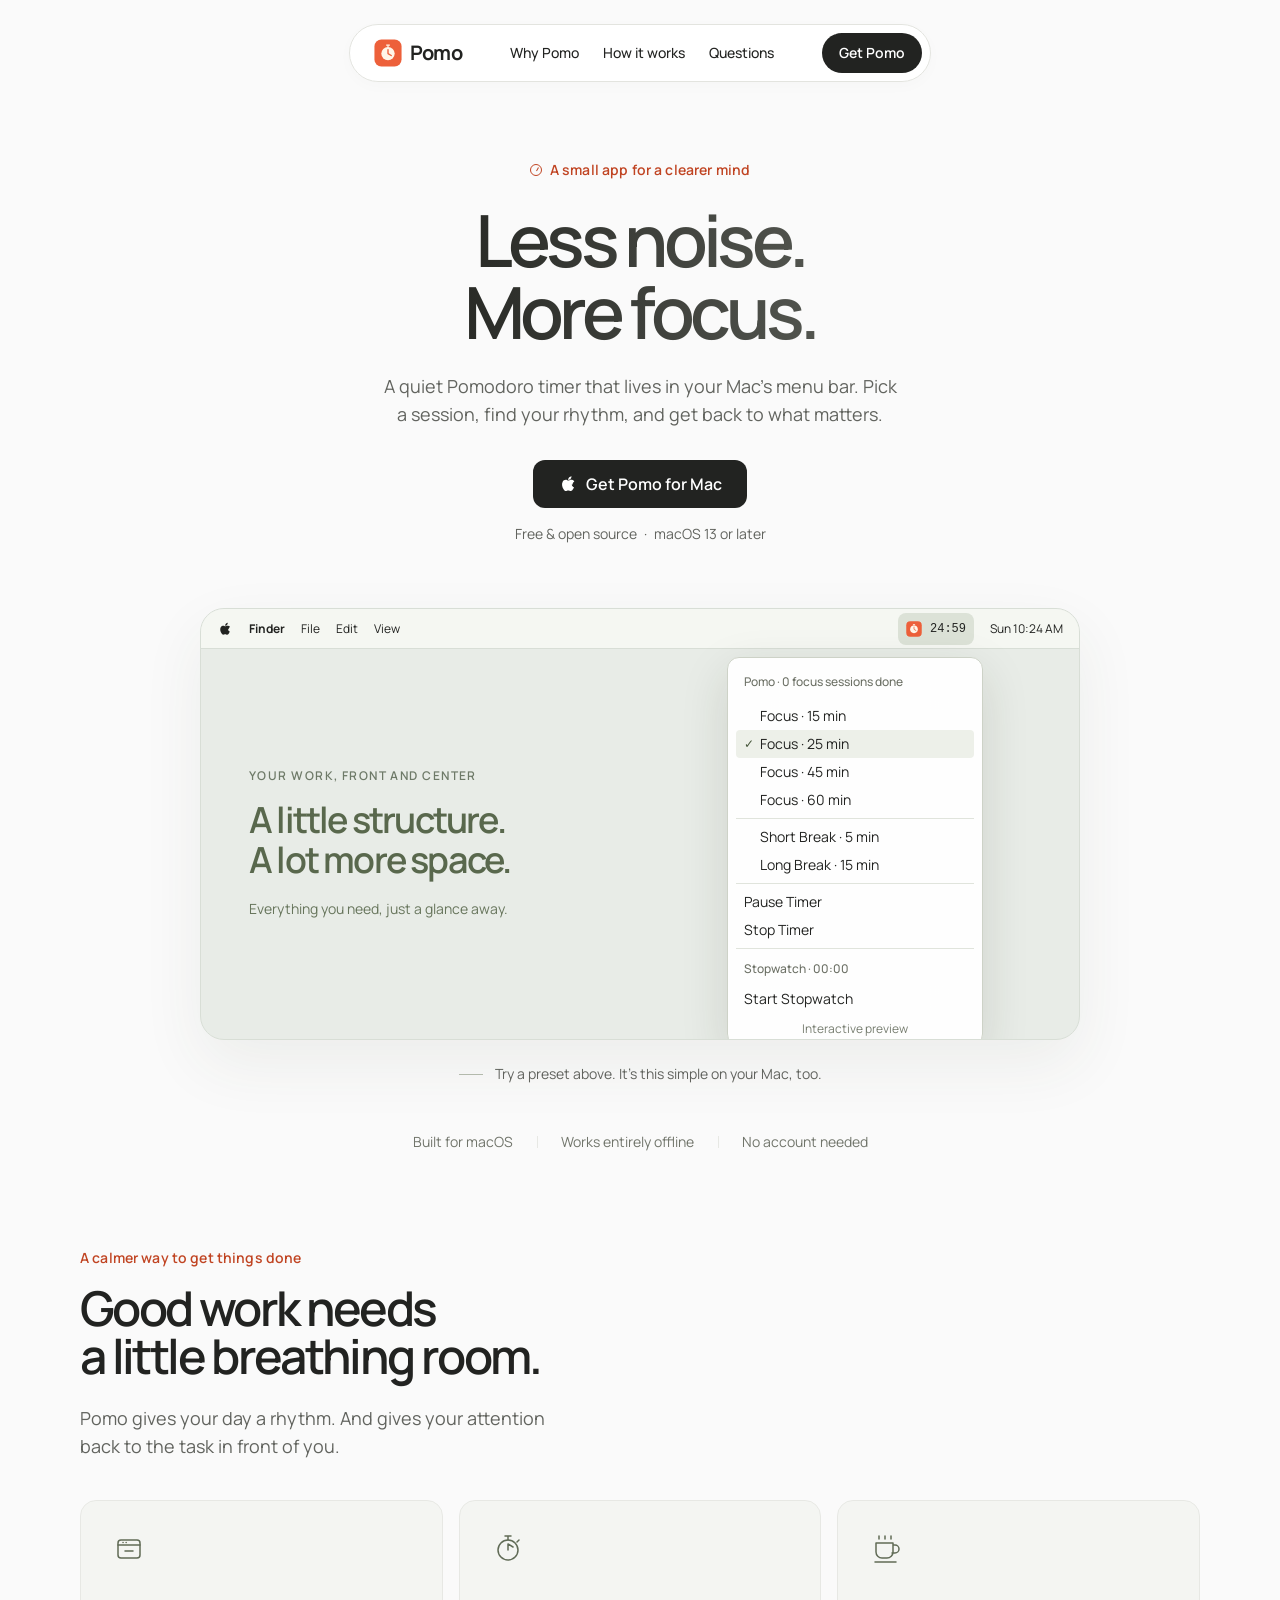
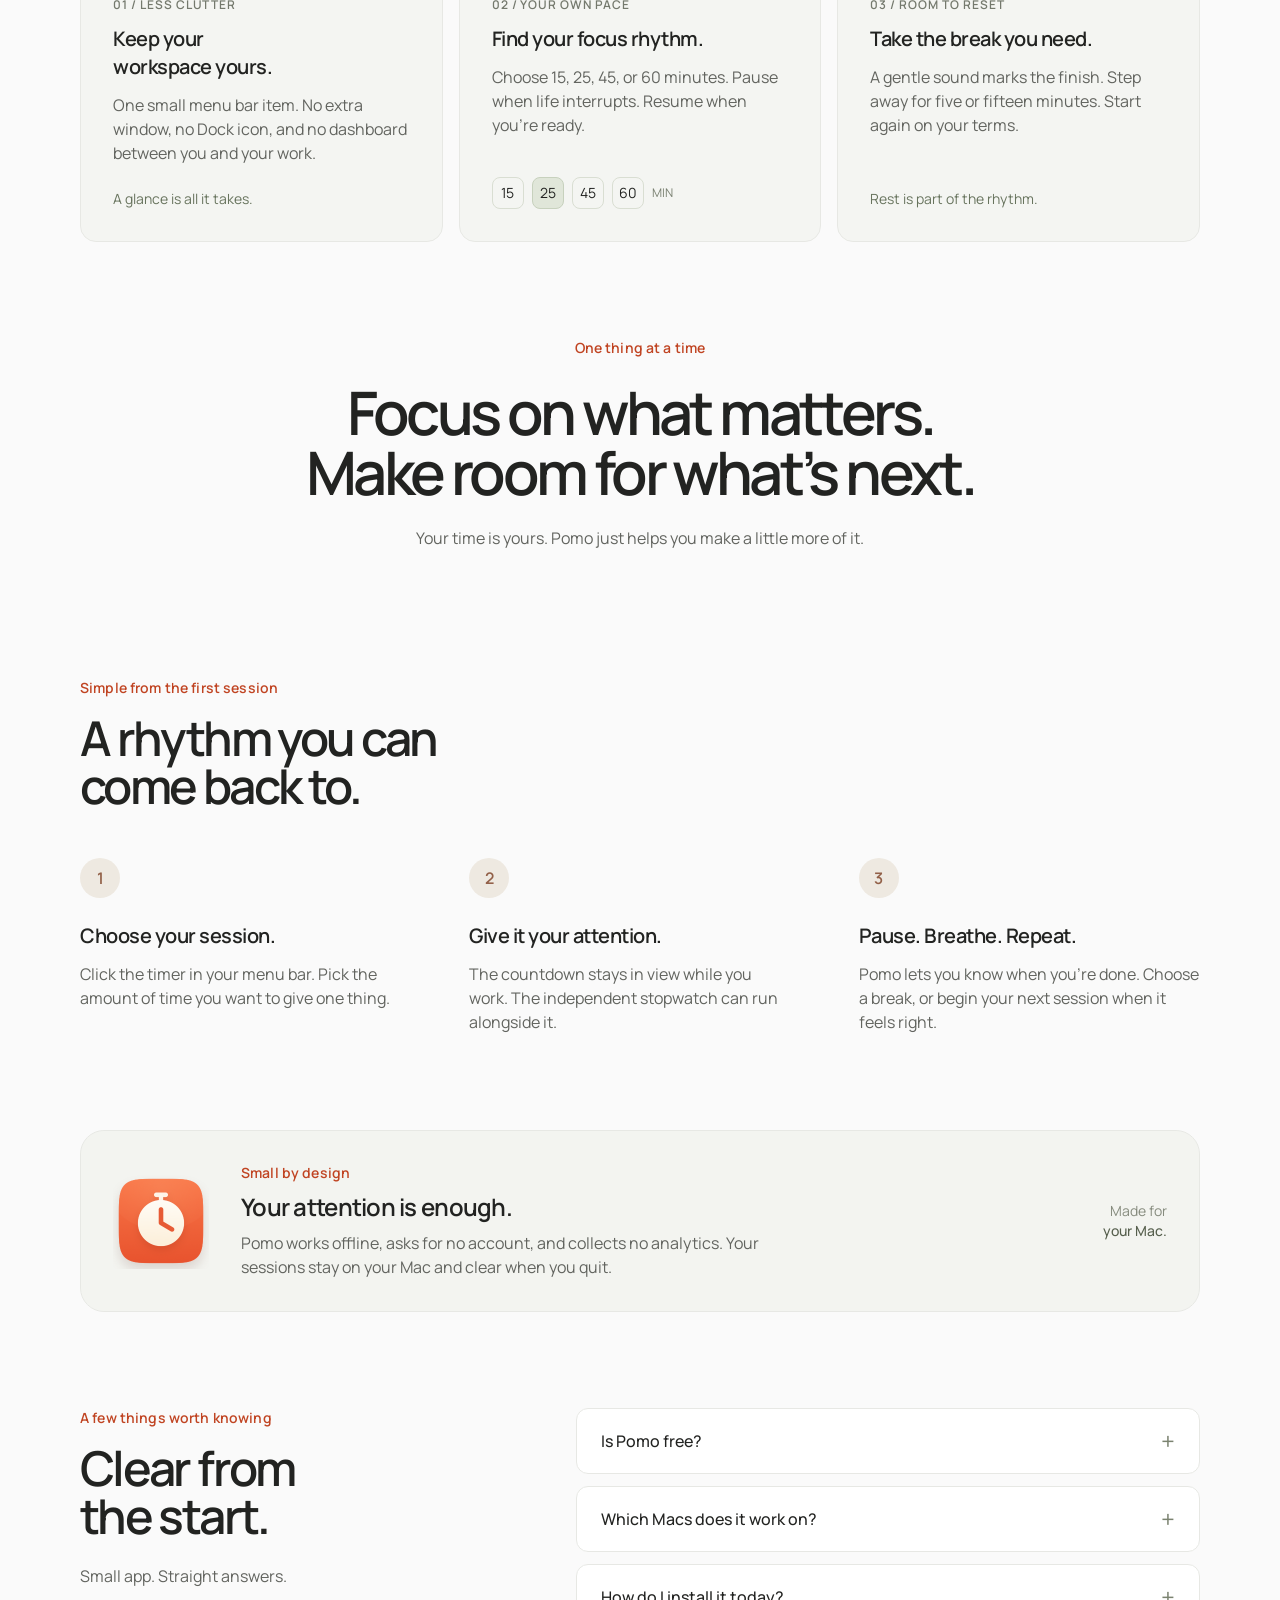
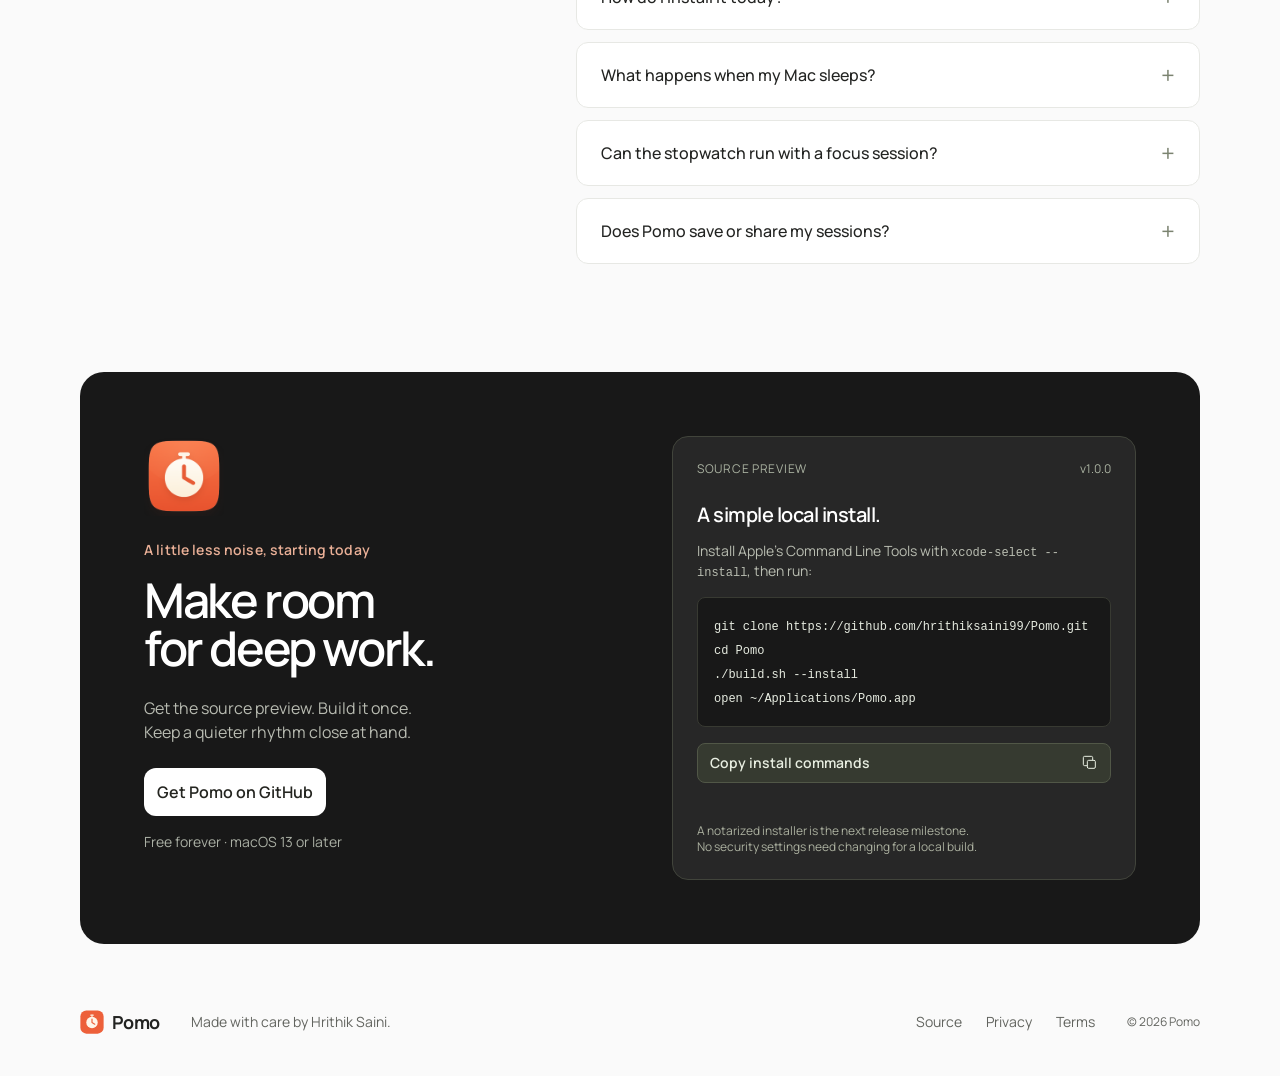
<file: index.html>
<!doctype html>
<html lang="en">
<head>
  <meta charset="utf-8">
  <meta name="viewport" content="width=device-width, initial-scale=1">
  <meta http-equiv="refresh" content="0; url=general/website/">
  <link rel="canonical" href="https://hrithiksaini99.github.io/Pomo/">
  <title>Pomo — Make room for deep work.</title>
</head>
<body>
  <p>Opening <a href="general/website/">Pomo</a>…</p>
  <script>
    window.location.replace("general/website/" + window.location.search + window.location.hash);
  </script>
</body>
</html>
</file>
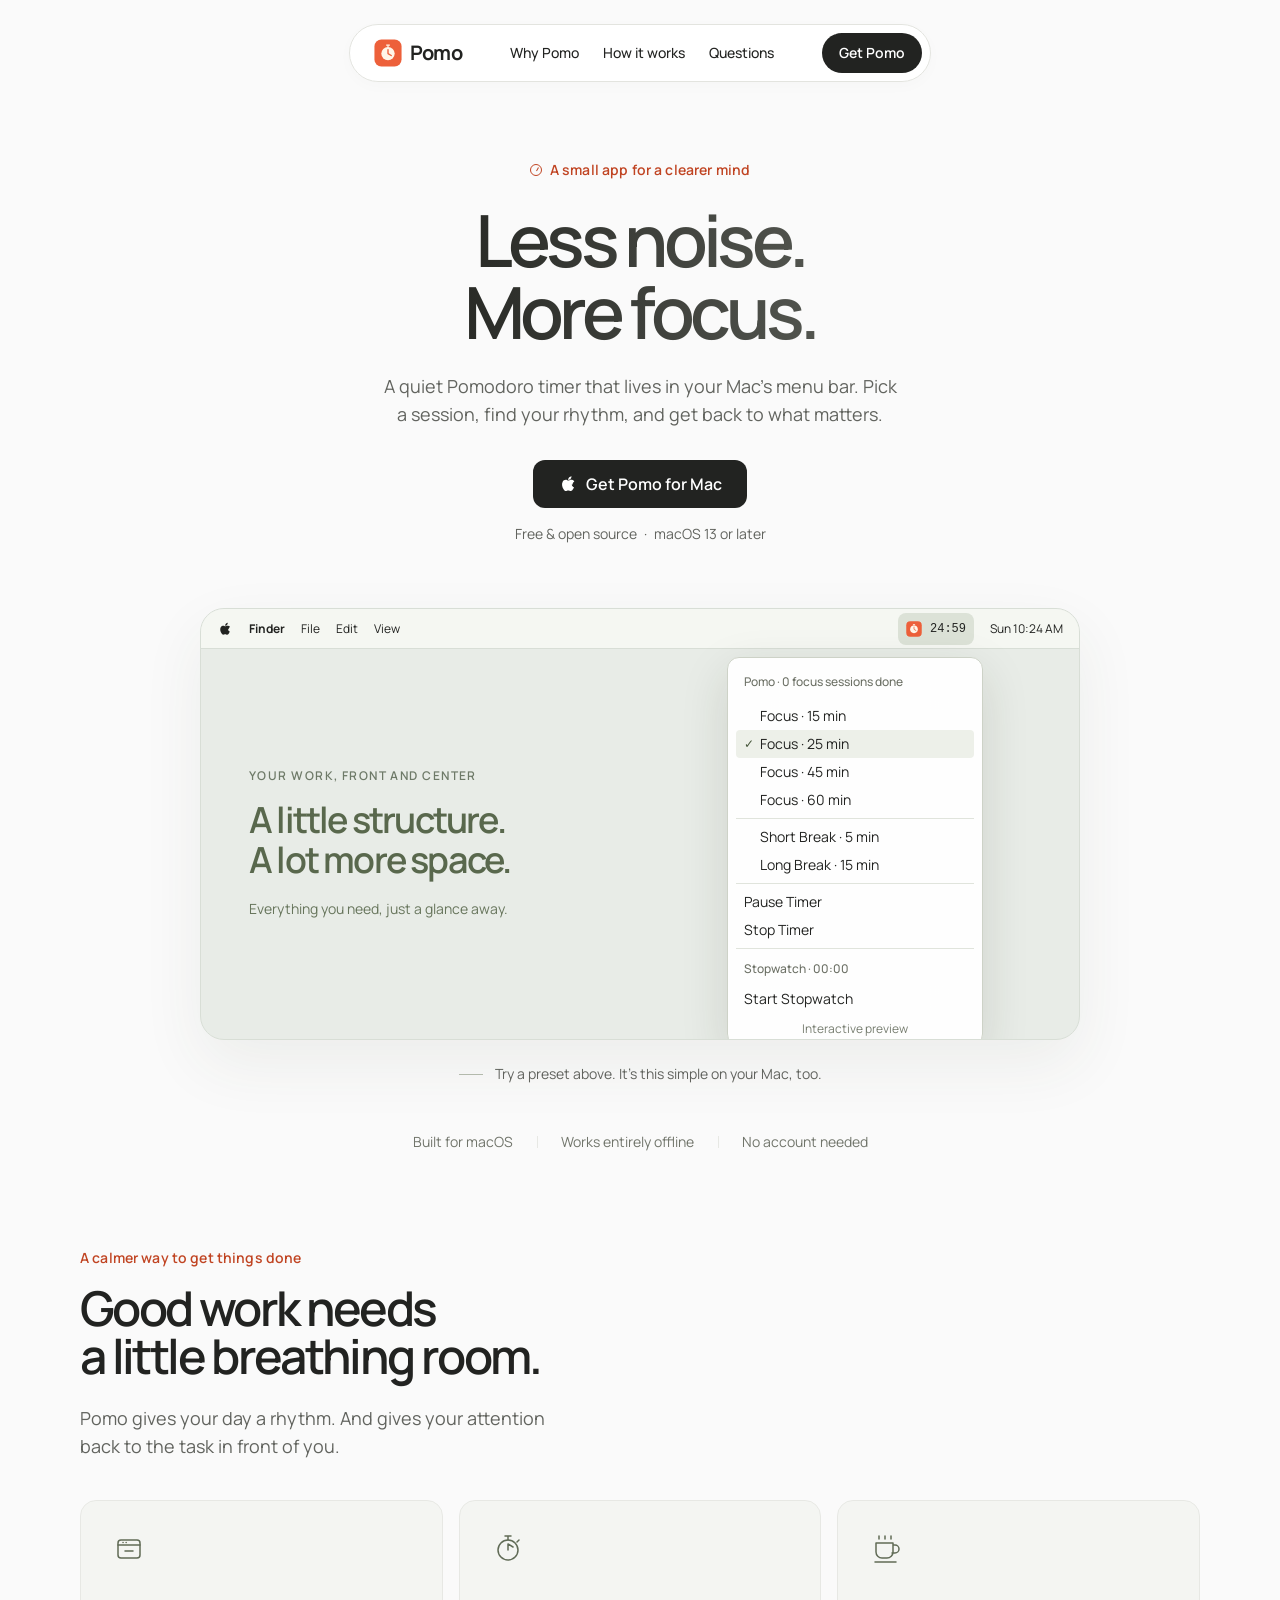
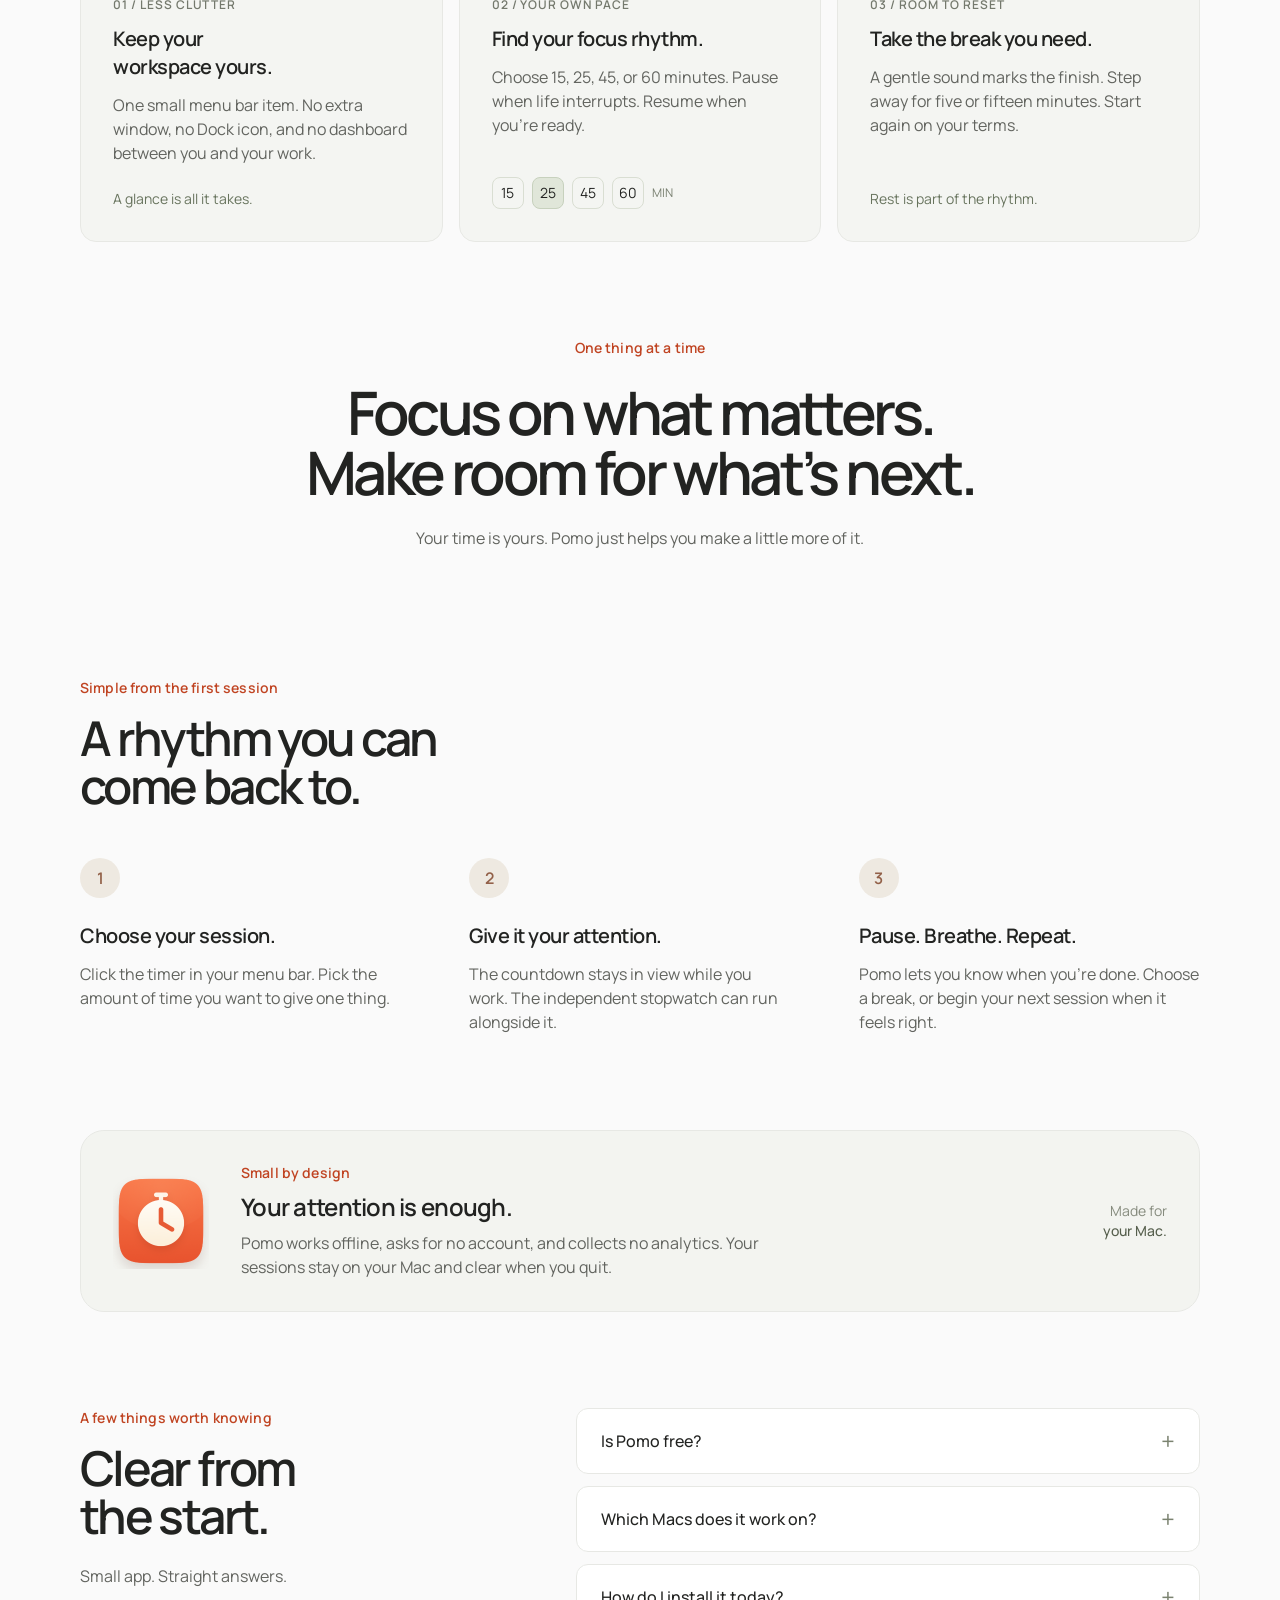
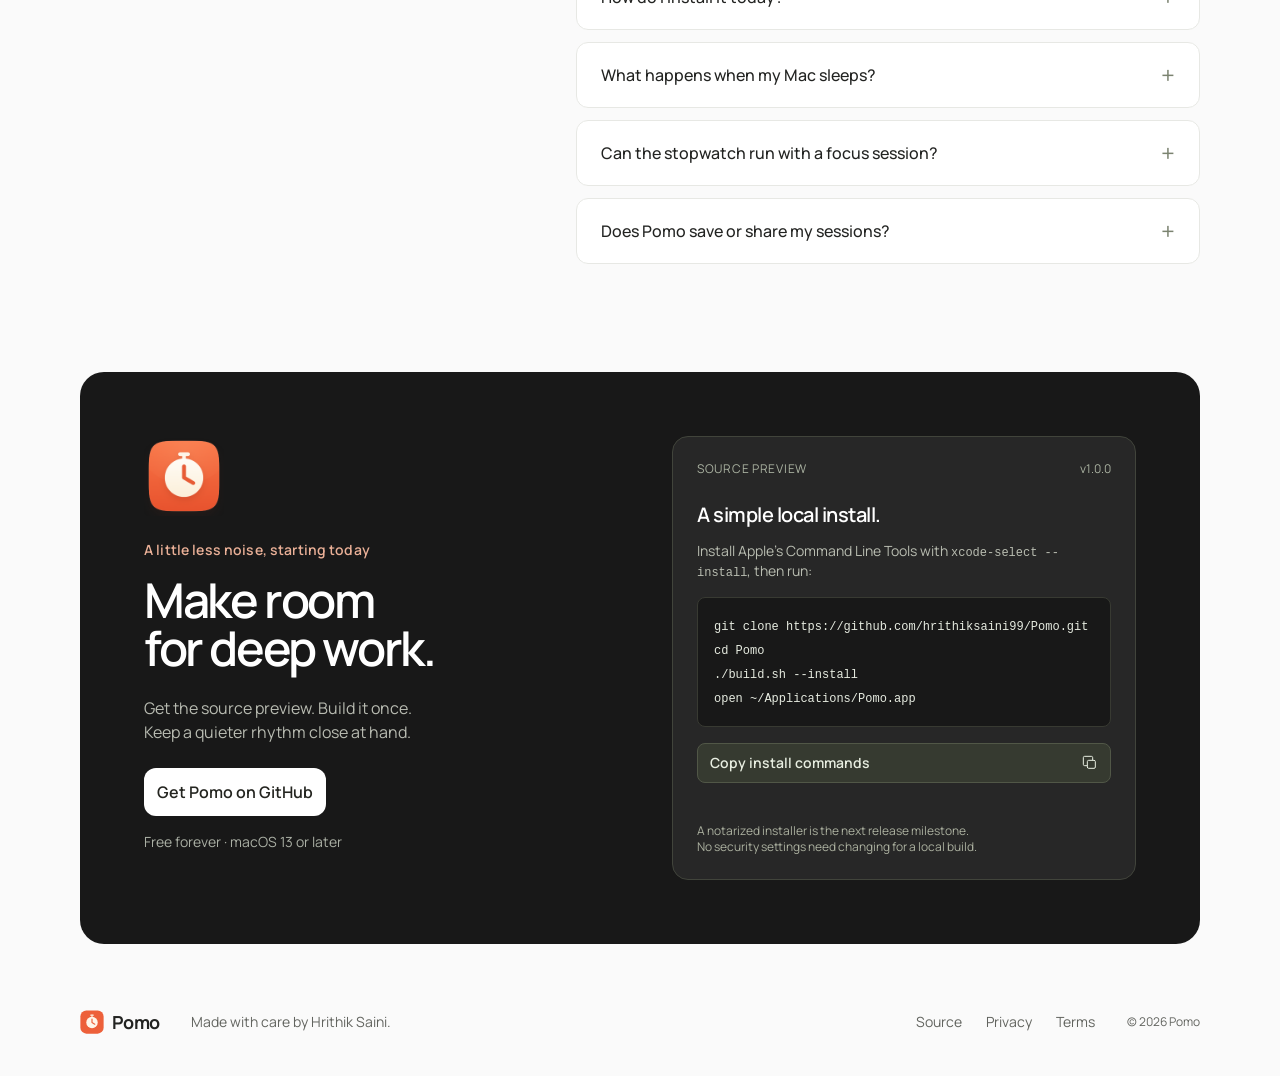
<file: general/website/index.html>
<!doctype html>
<html lang="en">
<head>
  <meta charset="utf-8">
  <meta name="viewport" content="width=device-width, initial-scale=1">
  <meta name="theme-color" content="#fafafa">
  <title>Pomo — Make room for deep work</title>
  <meta name="description" content="A quiet, free Pomodoro timer for your Mac’s menu bar. Six thoughtful presets, an independent stopwatch, and a little more space to focus.">
  <link rel="canonical" href="https://hrithiksaini99.github.io/Pomo/">
  <meta property="og:type" content="website">
  <meta property="og:title" content="Pomo — Make room for deep work">
  <meta property="og:description" content="Your focus, a little closer. A quiet Pomodoro timer that lives in your Mac’s menu bar.">
  <meta property="og:url" content="https://hrithiksaini99.github.io/Pomo/">
  <meta property="og:image" content="https://hrithiksaini99.github.io/Pomo/assets/social-card.png">
  <meta property="og:image:width" content="1200">
  <meta property="og:image:height" content="630">
  <meta property="og:image:alt" content="The orange Pomo timer icon beside Make room for deep work.">
  <meta name="twitter:card" content="summary_large_image">
  <meta name="twitter:title" content="Pomo — Make room for deep work">
  <meta name="twitter:description" content="A quiet, free Pomodoro timer for the Mac menu bar.">
  <meta name="twitter:image" content="https://hrithiksaini99.github.io/Pomo/assets/social-card.png">
  <link rel="icon" href="assets/favicon.svg" type="image/svg+xml">
  <link rel="apple-touch-icon" href="assets/icon-180.png">
  <link rel="preload" href="fonts/manrope-regular.ttf" as="font" type="font/ttf" crossorigin>
  <link rel="stylesheet" href="styles.css">
  <script src="script.js" defer></script>
</head>
<body>
  <a class="skip-link" href="#main">Skip to content</a>
  <header class="site-header">
    <nav class="nav-island" aria-label="Main navigation">
      <a class="brand" href="./" aria-label="Pomo home" aria-current="page"><img src="assets/logo-mark.svg" width="28" height="28" alt=""><span>Pomo</span></a>
      <div class="desktop-links"><a href="#why-pomo">Why Pomo</a><a href="#how-it-works">How it works</a><a href="#questions">Questions</a></div>
      <a class="button button-small" href="#get-pomo">Get Pomo</a>
      <button class="menu-toggle" aria-label="Open navigation" aria-expanded="false" aria-controls="mobile-navigation"><span></span><span></span></button>
    </nav>
    <div class="mobile-overlay" id="mobile-navigation" hidden>
      <nav aria-label="Mobile navigation"><a href="#why-pomo">Why Pomo</a><a href="#how-it-works">How it works</a><a href="#questions">Questions</a><a href="#get-pomo">Get Pomo</a></nav>
    </div>
  </header>

  <main id="main">
    <section class="hero container" aria-labelledby="hero-title">
      <div class="hero-copy reveal">
        <p class="eyebrow"><span class="mini-dial" aria-hidden="true"></span> A small app for a clearer mind</p>
        <h1 id="hero-title">Less noise.<br>More focus.</h1>
        <p class="hero-description">A quiet Pomodoro timer that lives in your Mac’s menu bar. Pick a session, find your rhythm, and get back to what matters.</p>
        <a class="button hero-button" href="#get-pomo"><svg viewBox="0 0 24 24" aria-hidden="true"><path d="M17.5 12.5c0-2 1.2-3 2.1-3.6-1.1-1.7-2.8-1.9-3.5-1.9-1.5-.2-2.9.9-3.7.9-.7 0-1.8-.9-3-.9-1.6 0-3 .9-3.8 2.2-1.6 2.8-.4 6.9 1.1 9.1.7 1.1 1.5 2.2 2.7 2.2 1.1-.1 1.5-.7 2.9-.7s1.8.7 3 .7c1.3 0 2-1.1 2.7-2.1.8-1.2 1.2-2.4 1.2-2.5-1.1-.5-2.7-1.5-2.7-3.4ZM15.2 5.7c.6-.8 1.1-1.9 1-3-1 .1-2.2.7-2.9 1.5-.6.7-1.2 1.8-1.1 2.9 1.1.1 2.3-.6 3-1.4Z" fill="currentColor"/></svg>Get Pomo for Mac</a>
        <p class="hero-note">Free & open source <span aria-hidden="true">·</span> macOS 13 or later</p>
      </div>

      <div class="product-preview reveal" id="preview" aria-label="Interactive preview of the Pomo menu bar app">
        <div class="mac-bar"><div class="mac-apps"><svg class="apple-mark" viewBox="0 0 24 24" aria-hidden="true"><path d="M17.5 12.5c0-2 1.2-3 2.1-3.6-1.1-1.7-2.8-1.9-3.5-1.9-1.5-.2-2.9.9-3.7.9-.7 0-1.8-.9-3-.9-1.6 0-3 .9-3.8 2.2-1.6 2.8-.4 6.9 1.1 9.1.7 1.1 1.5 2.2 2.7 2.2 1.1-.1 1.5-.7 2.9-.7s1.8.7 3 .7c1.3 0 2-1.1 2.7-2.1.8-1.2 1.2-2.4 1.2-2.5-1.1-.5-2.7-1.5-2.7-3.4ZM15.2 5.7c.6-.8 1.1-1.9 1-3-1 .1-2.2.7-2.9 1.5-.6.7-1.2 1.8-1.1 2.9 1.1.1 2.3-.6 3-1.4Z" fill="currentColor"/></svg><strong>Finder</strong><span>File</span><span>Edit</span><span>View</span></div>
          <button class="status-button" id="demo-status" aria-expanded="true" aria-controls="demo-menu" aria-label="Toggle Pomo preview menu"><img src="assets/logo-mark.svg" width="16" height="16" alt=""><span id="demo-countdown">25:00</span><span class="status-stopwatch" id="status-stopwatch" hidden><svg viewBox="0 0 24 24" aria-hidden="true"><circle cx="12" cy="14" r="8"/><path d="M12 6V3m-3 0h6m3 4 2-2m-8 9V9"/></svg><span id="demo-stopwatch">00:00</span></span></button>
          <span class="mac-date" aria-hidden="true">Sun 10:24 AM</span>
        </div>
        <div class="desktop-space"><div class="desktop-message"><p>YOUR WORK, FRONT AND CENTER</p><h2>A little structure.<br>A lot more space.</h2><span>Everything you need, just a glance away.</span></div></div>
        <div class="demo-menu" id="demo-menu">
          <p class="menu-heading" id="demo-focus-count">Pomo · 0 focus sessions done</p>
          <div class="preset-group" aria-label="Focus presets">
            <button class="demo-preset" data-minutes="15" data-focus="true" aria-pressed="false"><span class="preset-check" aria-hidden="true"></span>Focus · 15 min</button>
            <button class="demo-preset" data-minutes="25" data-focus="true" aria-pressed="true"><span class="preset-check" aria-hidden="true">✓</span>Focus · 25 min</button>
            <button class="demo-preset" data-minutes="45" data-focus="true" aria-pressed="false"><span class="preset-check" aria-hidden="true"></span>Focus · 45 min</button>
            <button class="demo-preset" data-minutes="60" data-focus="true" aria-pressed="false"><span class="preset-check" aria-hidden="true"></span>Focus · 60 min</button>
          </div>
          <div class="preset-group" aria-label="Break presets">
            <button class="demo-preset" data-minutes="5" data-focus="false" aria-pressed="false"><span class="preset-check" aria-hidden="true"></span>Short Break · 5 min</button>
            <button class="demo-preset" data-minutes="15" data-focus="false" aria-pressed="false"><span class="preset-check" aria-hidden="true"></span>Long Break · 15 min</button>
          </div>
          <div class="menu-actions" id="timer-controls"><button id="demo-pause">Pause Timer</button><button id="demo-stop">Stop Timer</button></div>
          <div class="menu-actions"><p class="menu-heading">Stopwatch · <span id="menu-stopwatch">00:00</span></p><button id="demo-toggle-stopwatch">Start Stopwatch</button><button id="demo-reset-stopwatch" hidden>Reset Stopwatch</button></div>
          <p class="preview-label">Interactive preview</p>
        </div>
        <p class="demo-notice" id="demo-notice" role="status" hidden></p>
      </div>
      <p class="preview-caption"><span class="caption-line" aria-hidden="true"></span> Try a preset above. It’s this simple on your Mac, too.</p>
      <div class="proof-row" aria-label="Product highlights"><span>Built for macOS</span><span>Works entirely offline</span><span>No account needed</span></div>
    </section>

    <section class="benefits container" id="why-pomo" aria-labelledby="benefits-title">
      <div class="section-intro reveal"><p class="eyebrow">A calmer way to get things done</p><h2 id="benefits-title">Good work needs<br>a little breathing room.</h2><p>Pomo gives your day a rhythm. And gives your attention back to the task in front of you.</p></div>
      <div class="benefit-grid">
        <article class="benefit-card reveal"><svg class="feature-icon" viewBox="0 0 32 32" aria-hidden="true"><rect x="5" y="7" width="22" height="18" rx="3"/><path d="M5 12h22M10 9.5h.1m3 0h.1M12 18h8"/></svg><span class="card-number">01 / LESS CLUTTER</span><h3>Keep your workspace yours.</h3><p>One small menu bar item. No extra window, no Dock icon, and no dashboard between you and your work.</p><div class="card-detail">A glance is all it takes.</div></article>
        <article class="benefit-card reveal"><svg class="feature-icon" viewBox="0 0 32 32" aria-hidden="true"><circle cx="16" cy="17" r="10"/><path d="M16 17V11l5 3M13 3h6m-3 0v4m9 2 2-2"/></svg><span class="card-number">02 / YOUR OWN PACE</span><h3>Find your focus rhythm.</h3><p>Choose 15, 25, 45, or 60 minutes. Pause when life interrupts. Resume when you’re ready.</p><div class="duration-pills" aria-label="Four focus lengths"><span>15</span><span class="selected">25</span><span>45</span><span>60</span><small>MIN</small></div></article>
        <article class="benefit-card reveal"><svg class="feature-icon" viewBox="0 0 32 32" aria-hidden="true"><path d="M6 10h17v9a6 6 0 0 1-6 6h-5a6 6 0 0 1-6-6Zm17 2h2a4 4 0 0 1 0 8h-3M9 6V3m6 3V3m6 3V3M5 29h21"/></svg><span class="card-number">03 / ROOM TO RESET</span><h3>Take the break you need.</h3><p>A gentle sound marks the finish. Step away for five or fifteen minutes. Start again on your terms.</p><div class="card-detail">Rest is part of the rhythm.</div></article>
      </div>
    </section>

    <section class="tagline-section container" aria-label="Our approach to focus"><p class="eyebrow reveal">One thing at a time</p><h2 class="tagline" data-word-reveal>Focus on what matters.<br>Make room for what’s next.</h2><p class="tagline-note reveal">Your time is yours. Pomo just helps you make a little more of it.</p></section>

    <section class="how-section container" id="how-it-works" aria-labelledby="how-title">
      <div class="section-intro reveal"><p class="eyebrow">Simple from the first session</p><h2 id="how-title">A rhythm you can<br>come back to.</h2></div>
      <div class="steps-grid"><article class="step reveal"><span class="step-number">1</span><h3>Choose your session.</h3><p>Click the timer in your menu bar. Pick the amount of time you want to give one thing.</p></article><article class="step reveal"><span class="step-number">2</span><h3>Give it your attention.</h3><p>The countdown stays in view while you work. The independent stopwatch can run alongside it.</p></article><article class="step reveal"><span class="step-number">3</span><h3>Pause. Breathe. Repeat.</h3><p>Pomo lets you know when you’re done. Choose a break, or begin your next session when it feels right.</p></article></div>
    </section>

    <section class="quiet-detail container reveal" aria-labelledby="quiet-title"><div class="quiet-icon"><img src="assets/icon-192.png" width="96" height="96" alt="Pomo’s orange timer app icon"></div><div><p class="eyebrow">Small by design</p><h2 id="quiet-title">Your attention is enough.</h2><p>Pomo works offline, asks for no account, and collects no analytics. Your sessions stay on your Mac and clear when you quit.</p></div><span class="native-stamp">Made for<br><strong>your Mac.</strong></span></section>

    <section class="faq-section container" id="questions" aria-labelledby="faq-title"><div class="faq-intro reveal"><p class="eyebrow">A few things worth knowing</p><h2 id="faq-title">Clear from<br>the start.</h2><p>Small app. Straight answers.</p></div><div class="faq-list reveal">
      <details><summary>Is Pomo free?<span aria-hidden="true">+</span></summary><p>Yes. Pomo is free and open source under the MIT license. There’s no subscription, account, or paid feature tier.</p></details>
      <details><summary>Which Macs does it work on?<span aria-hidden="true">+</span></summary><p>Pomo requires macOS 13 Ventura or later. The source supports Apple silicon and Intel Macs. Release packaging can produce one universal app for both.</p></details>
      <details><summary>How do I install it today?<span aria-hidden="true">+</span></summary><p>The current release is a source preview. Build it on your Mac using Apple’s Command Line Tools and the four commands below. A signed installer will be published after Apple release signing is configured.</p></details>
      <details><summary>What happens when my Mac sleeps?<span aria-hidden="true">+</span></summary><p>A running timer includes time spent asleep. If it finishes during sleep, Pomo alerts you when your Mac wakes. A paused timer stays paused.</p></details>
      <details><summary>Can the stopwatch run with a focus session?<span aria-hidden="true">+</span></summary><p>Yes. They run independently. Pausing or stopping one does not affect the other, and both remain visible in your menu bar.</p></details>
      <details><summary>Does Pomo save or share my sessions?<span aria-hidden="true">+</span></summary><p>No. Pomo does not send data over the network or store a session history. The focus count and both timers reset when you quit the app.</p></details>
    </div></section>

    <section class="get-section container reveal" id="get-pomo" aria-labelledby="get-title"><div class="get-copy"><img src="assets/icon-192.png" width="80" height="80" alt=""><p class="eyebrow">A little less noise, starting today</p><h2 id="get-title">Make room<br>for deep work.</h2><p>Get the source preview. Build it once.<br>Keep a quieter rhythm close at hand.</p><a class="button button-light" href="https://github.com/hrithiksaini99/Pomo" target="_blank" rel="noopener noreferrer">Get Pomo on GitHub</a><span class="get-note">Free forever · macOS 13 or later</span></div><aside class="install-card" aria-labelledby="install-title"><div class="install-top"><span class="install-badge">SOURCE PREVIEW</span><span>v1.0.0</span></div><h3 id="install-title">A simple local install.</h3><p>Install Apple’s Command Line Tools with <code>xcode-select --install</code>, then run:</p><pre><code id="install-command">git clone https://github.com/hrithiksaini99/Pomo.git
cd Pomo
./build.sh --install
open ~/Applications/Pomo.app</code></pre><button class="copy-button" id="copy-install">Copy install commands<svg viewBox="0 0 24 24" aria-hidden="true"><rect x="8" y="8" width="12" height="12" rx="2"/><path d="M16 8V4a2 2 0 0 0-2-2H4a2 2 0 0 0-2 2v10a2 2 0 0 0 2 2h4"/></svg></button><p class="copy-status" id="copy-status" role="status"></p><p class="install-note">A notarized installer is the next release milestone.<br>No security settings need changing for a local build.</p></aside></section>
  </main>

  <footer class="site-footer container"><a class="brand" href="./"><img src="assets/logo-mark.svg" width="24" height="24" alt=""><span>Pomo</span></a><p>Made with care by <a href="https://github.com/hrithiksaini99">Hrithik Saini</a>.</p><nav aria-label="Footer navigation"><a href="https://github.com/hrithiksaini99/Pomo">Source</a><a href="privacy.html">Privacy</a><a href="terms.html">Terms</a></nav><small>© 2026 Pomo</small></footer>
</body>
</html>
</file>
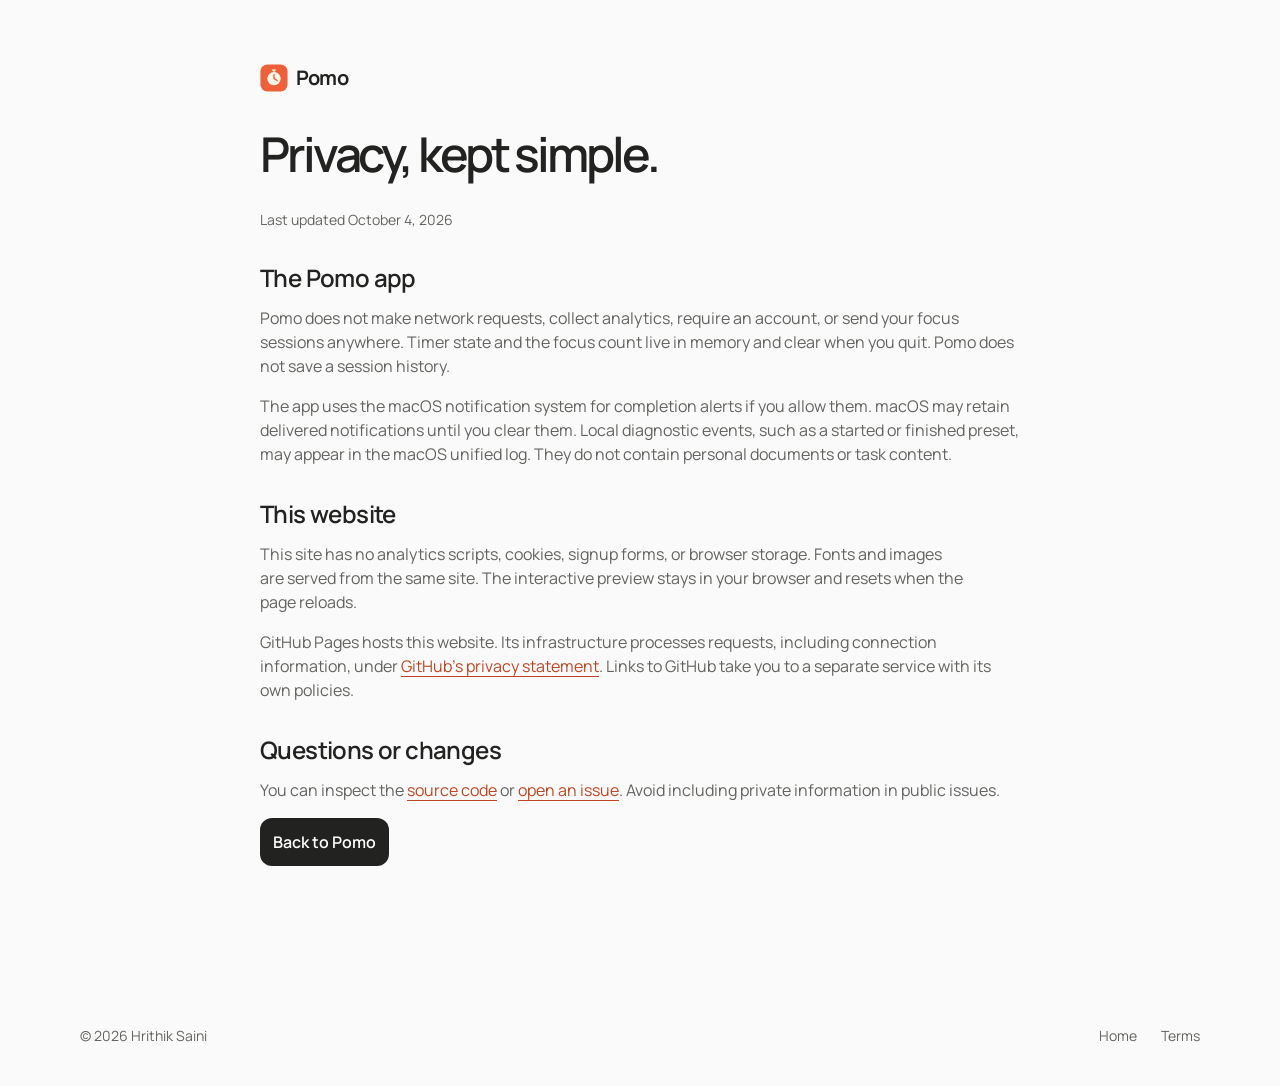
<file: general/website/privacy.html>
<!doctype html>
<html lang="en"><head><meta charset="utf-8"><meta name="viewport" content="width=device-width, initial-scale=1"><meta name="theme-color" content="#fafafa"><title>Privacy — Pomo</title><meta name="description" content="How Pomo handles your data. The app works offline, with no account, analytics, or saved session history."><link rel="icon" href="assets/favicon.svg" type="image/svg+xml"><link rel="stylesheet" href="styles.css"><link rel="canonical" href="https://hrithiksaini99.github.io/Pomo/privacy.html"></head><body><a class="skip-link" href="#main">Skip to content</a><main id="main" class="legal-page container"><a class="brand" href="./"><img src="assets/logo-mark.svg" width="28" height="28" alt=""><span>Pomo</span></a><h1>Privacy, kept simple.</h1><p class="legal-meta">Last updated October 4, 2026</p><h2>The Pomo app</h2><p>Pomo does not make network requests, collect analytics, require an account, or send your focus sessions anywhere. Timer state and the focus count live in memory and clear when you quit. Pomo does not save a session history.</p><p>The app uses the macOS notification system for completion alerts if you allow them. macOS may retain delivered notifications until you clear them. Local diagnostic events, such as a started or finished preset, may appear in the macOS unified log. They do not contain personal documents or task content.</p><h2>This website</h2><p>This site has no analytics scripts, cookies, signup forms, or browser storage. Fonts and images are served from the same site. The interactive preview stays in your browser and resets when the page reloads.</p><p>GitHub Pages hosts this website. Its infrastructure processes requests, including connection information, under <a href="https://docs.github.com/en/site-policy/privacy-policies/github-general-privacy-statement">GitHub’s privacy statement</a>. Links to GitHub take you to a separate service with its own policies.</p><h2>Questions or changes</h2><p>You can inspect the <a href="https://github.com/hrithiksaini99/Pomo">source code</a> or <a href="https://github.com/hrithiksaini99/Pomo/issues">open an issue</a>. Avoid including private information in public issues.</p><a class="button" href="./">Back to Pomo</a></main><footer class="site-footer container"><p>© 2026 Hrithik Saini</p><nav aria-label="Footer navigation"><a href="./">Home</a><a href="terms.html">Terms</a></nav></footer></body></html>
</file>
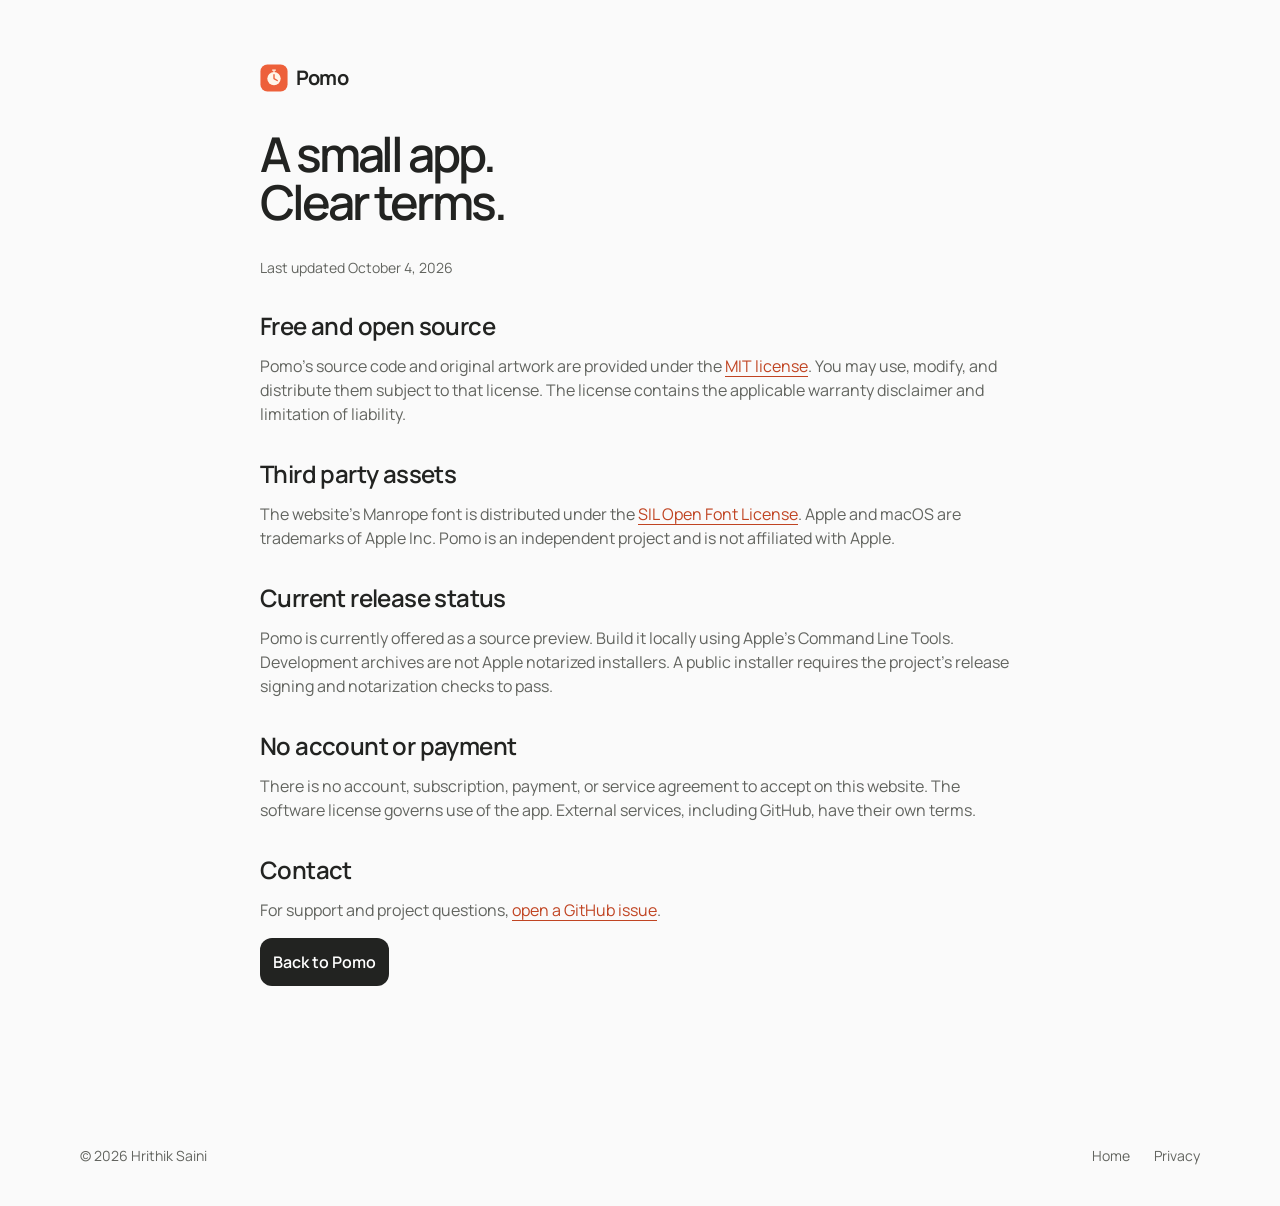
<file: general/website/terms.html>
<!doctype html>
<html lang="en"><head><meta charset="utf-8"><meta name="viewport" content="width=device-width, initial-scale=1"><meta name="theme-color" content="#fafafa"><title>Terms — Pomo</title><meta name="description" content="Pomo is free and open source under the MIT license."><link rel="icon" href="assets/favicon.svg" type="image/svg+xml"><link rel="stylesheet" href="styles.css"><link rel="canonical" href="https://hrithiksaini99.github.io/Pomo/terms.html"></head><body><a class="skip-link" href="#main">Skip to content</a><main id="main" class="legal-page container"><a class="brand" href="./"><img src="assets/logo-mark.svg" width="28" height="28" alt=""><span>Pomo</span></a><h1>A small app.<br>Clear terms.</h1><p class="legal-meta">Last updated October 4, 2026</p><h2>Free and open source</h2><p>Pomo’s source code and original artwork are provided under the <a href="https://github.com/hrithiksaini99/Pomo/blob/main/LICENSE">MIT license</a>. You may use, modify, and distribute them subject to that license. The license contains the applicable warranty disclaimer and limitation of liability.</p><h2>Third party assets</h2><p>The website’s Manrope font is distributed under the <a href="fonts/OFL.txt">SIL Open Font License</a>. Apple and macOS are trademarks of Apple Inc. Pomo is an independent project and is not affiliated with Apple.</p><h2>Current release status</h2><p>Pomo is currently offered as a source preview. Build it locally using Apple’s Command Line Tools. Development archives are not Apple notarized installers. A public installer requires the project’s release signing and notarization checks to pass.</p><h2>No account or payment</h2><p>There is no account, subscription, payment, or service agreement to accept on this website. The software license governs use of the app. External services, including GitHub, have their own terms.</p><h2>Contact</h2><p>For support and project questions, <a href="https://github.com/hrithiksaini99/Pomo/issues">open a GitHub issue</a>.</p><a class="button" href="./">Back to Pomo</a></main><footer class="site-footer container"><p>© 2026 Hrithik Saini</p><nav aria-label="Footer navigation"><a href="./">Home</a><a href="privacy.html">Privacy</a></nav></footer></body></html>
</file>
<file: general/website/styles.css>
@font-face{font-family:Manrope;src:url("fonts/manrope-regular.ttf") format("truetype");font-style:normal;font-weight:400;font-display:swap}
@font-face{font-family:Manrope;src:url("fonts/manrope-medium.ttf") format("truetype");font-style:normal;font-weight:500;font-display:swap}
@font-face{font-family:Manrope;src:url("fonts/manrope-semibold.ttf") format("truetype");font-style:normal;font-weight:600;font-display:swap}
@font-face{font-family:Manrope;src:url("fonts/manrope-bold.ttf") format("truetype");font-style:normal;font-weight:700;font-display:swap}
:root{--paper:#fafafa;--ink:#222321;--muted:#62645f;--orange:#c04422;--line:#e7e8e4;--surface:#f1f2ef;--ease:cubic-bezier(.32,.72,0,1);--s2:2px;--s4:4px;--s8:8px;--s12:12px;--s16:16px;--s24:24px;--s32:32px;--s40:40px;--s48:48px;--s64:64px;--s80:80px;--s96:96px}
*{box-sizing:border-box}html{scroll-behavior:smooth;scroll-padding-top:96px}body{margin:0;background:var(--paper);color:var(--ink);font-family:Manrope,system-ui,sans-serif;font-size:1rem;line-height:1.5;-webkit-font-smoothing:antialiased}button,a{-webkit-tap-highlight-color:transparent}button{font:inherit;color:inherit;cursor:pointer}a{color:inherit;text-decoration:none}img{display:block;max-width:100%;height:auto}svg{display:block}h1,h2,h3,p{margin:0}h1,h2,h3{text-wrap:balance}p{text-wrap:pretty}h1,h2,h3{font-weight:600}button:focus-visible,a:focus-visible,summary:focus-visible{outline:3px solid var(--orange);outline-offset:4px}button:disabled{cursor:not-allowed}::selection{background:#ffdfd2;color:var(--ink)}[hidden]{display:none!important}.container{width:min(1120px,calc(100% - 96px));margin-inline:auto}.skip-link{position:fixed;top:8px;left:16px;z-index:100;background:var(--ink);color:white;padding:8px 12px;transform:translateY(-150%);border-radius:8px}.skip-link:focus{transform:translateY(0)}.site-header{position:relative;z-index:50;height:96px;padding-top:24px}.nav-island{width:max-content;max-width:calc(100% - 32px);margin:auto;display:flex;align-items:center;gap:48px;padding:8px 8px 8px 24px;border:1px solid #e3e4df;border-radius:9999px;background:#ffffffdf;backdrop-filter:blur(24px);box-shadow:0 4px 16px #20202005}.brand{display:inline-flex;align-items:center;gap:8px;font-weight:700;font-size:1.25rem;line-height:1.75rem;letter-spacing:-.04em}.desktop-links{display:flex;gap:24px;font-size:.875rem;line-height:1.25rem;font-weight:500}.desktop-links a,.site-footer a{transition:color .7s var(--ease)}.desktop-links a:hover,.site-footer a:hover{color:var(--orange)}.button{display:inline-flex;align-items:center;justify-content:center;gap:8px;padding:8px 12px;min-height:48px;border:1px solid transparent;border-radius:12px;font-weight:600;font-size:1rem;line-height:1.5rem;background:var(--ink);color:#fff;transition:background .7s var(--ease),transform .7s var(--ease),box-shadow .7s var(--ease)}.button:hover{background:#3b3d37;transform:translateY(-2px);box-shadow:0 8px 24px #22232118}.button:active{transform:scale(.98)}.button-small{min-height:40px;font-size:.875rem;line-height:1.25rem;border-radius:9999px;padding-inline:16px}.menu-toggle{display:none}.hero{padding-top:64px;text-align:center}.hero-copy{max-width:680px;margin:auto}.eyebrow{font-size:.875rem;line-height:1.25rem;font-weight:600;color:var(--orange);letter-spacing:.01em}.hero .eyebrow{display:flex;align-items:center;justify-content:center;gap:8px}.mini-dial{width:12px;height:12px;border:1.5px solid currentColor;border-radius:50%;position:relative}.mini-dial:before{content:"";position:absolute;left:50%;top:2px;width:1px;height:4px;background:currentColor;transform-origin:bottom;transform:rotate(30deg)}h1{font-size:4.5rem;line-height:1;letter-spacing:-.065em;margin-top:24px;background:linear-gradient(90deg,#161714,#656861);background-clip:text;-webkit-background-clip:text;-webkit-text-fill-color:transparent}.hero-description{max-width:520px;margin:24px auto 0;color:var(--muted);font-size:1.125rem;line-height:1.75rem}.hero-button{margin-top:32px;padding-inline:24px}.hero-button svg{width:20px;height:20px}.hero-note{margin-top:16px;font-size:.875rem;line-height:1.25rem;color:var(--muted)}.hero-note span{padding-inline:4px}.product-preview{width:min(880px,100%);height:432px;margin:64px auto 0;border-radius:24px;background:#e8ece7;position:relative;border:1px solid #d8ded6;box-shadow:0 24px 64px #33432b12;overflow:hidden;text-align:left}.mac-bar{height:40px;border-bottom:1px solid #d8ded6;background:#f5f7f2;display:flex;align-items:center;gap:16px;padding:0 16px;font-size:.75rem;line-height:1rem}.mac-apps{display:flex;align-items:center;gap:16px;margin-right:auto}.mac-apps strong{font-weight:700}.apple-mark{width:16px;height:16px}.status-button{display:flex;align-items:center;gap:8px;min-height:32px;background:#dce2d7;padding:4px 8px;border:0;border-radius:8px;font-family:ui-monospace,monospace;font-size:.75rem;line-height:1rem;transition:background .7s var(--ease)}.status-button:hover{background:#cbd5c4}.status-button.is-paused{color:#5f6759}.status-stopwatch{display:inline-flex;align-items:center;gap:4px;margin-left:4px}.status-stopwatch svg{width:14px;height:14px;stroke:currentColor;fill:none;stroke-width:1.8;stroke-linecap:round}.mac-date{font-size:.75rem;line-height:1rem}.desktop-space{height:calc(100% - 40px);display:flex;align-items:center;padding-left:48px}.desktop-message p{font-size:.75rem;line-height:1rem;letter-spacing:.12em;font-weight:600;color:#6e7a68}.desktop-message h2{font-size:2.25rem;line-height:2.5rem;letter-spacing:-.05em;color:#59684d;margin:16px 0}.desktop-message span{font-size:.875rem;line-height:1.25rem;color:#67755c}.demo-menu{position:absolute;right:96px;top:48px;width:256px;border:1px solid #cdd2c7;background:#fffffff2;backdrop-filter:blur(24px);border-radius:12px;padding:8px;box-shadow:0 16px 48px #22301722;font-size:.875rem;line-height:1.25rem}.menu-heading{color:#6c7065;font-size:.75rem;line-height:1rem;font-weight:500;padding:8px;white-space:nowrap}.preset-group,.menu-actions{padding:4px 0;border-bottom:1px solid #e0e4dc}.menu-actions:last-of-type{border-bottom:0}.demo-menu button{display:flex;align-items:center;width:100%;border:0;border-radius:4px;background:transparent;text-align:left;min-height:28px;padding:4px 8px;font-size:.875rem;line-height:1.25rem;transition:background .7s var(--ease),color .7s var(--ease)}.demo-menu button:hover{background:#eff1ed}.demo-menu button:active{background:#e1e7db}.demo-menu button[aria-pressed=true]{background:#edf0e9}.preset-check{width:16px;font-size:.75rem;line-height:1rem;color:#47573b}.preview-label{font-size:.75rem;line-height:1rem;text-align:center;margin-top:4px;color:#777d70}.demo-notice{position:absolute;bottom:16px;left:16px;right:16px;border:1px solid #d8ded6;padding:12px 16px;background:#fff;border-radius:12px;font-size:.875rem;line-height:1.25rem}.preview-caption{display:flex;align-items:center;justify-content:center;gap:12px;margin-top:24px;font-size:.875rem;line-height:1.25rem;color:var(--muted)}.caption-line{width:24px;height:1px;background:#b7beb0}.proof-row{display:flex;align-items:center;justify-content:center;gap:48px;margin-top:48px;font-size:.875rem;line-height:1.25rem;color:#71756b}.proof-row span{position:relative}.proof-row span+span:before{content:"";position:absolute;left:-24px;top:4px;width:1px;height:12px;background:var(--line)}.benefits{padding-top:96px}.section-intro h2,.faq-intro h2{font-size:3rem;line-height:1;letter-spacing:-.055em;margin-top:16px}.section-intro>p:last-child{max-width:480px;color:var(--muted);font-size:1.125rem;line-height:1.75rem;margin-top:24px}.benefit-grid{display:grid;grid-template-columns:repeat(3,1fr);gap:16px;margin-top:40px}.benefit-card{border:1px solid var(--line);border-radius:16px;background:#f4f5f2;padding:32px;display:flex;align-items:flex-start;flex-direction:column;min-height:336px}.feature-icon{height:32px;width:32px;stroke:#606b56;stroke-width:1.5;stroke-linecap:round;stroke-linejoin:round;fill:none;margin-bottom:32px}.card-number{font-size:.75rem;line-height:1rem;letter-spacing:.08em;color:#74796d;font-weight:600}.benefit-card h3,.step h3{font-size:1.25rem;line-height:1.75rem;letter-spacing:-.025em;margin-top:12px}.benefit-card p{font-size:1rem;line-height:1.5rem;color:var(--muted);margin-top:12px}.card-detail{font-size:.875rem;line-height:1.25rem;color:#68745e;margin-top:auto;padding-top:24px}.duration-pills{display:flex;align-items:center;gap:8px;margin-top:auto;padding-top:24px}.duration-pills span{height:32px;width:32px;display:grid;place-items:center;border:1px solid #d9ded2;border-radius:8px;font-size:.875rem;line-height:1.25rem}.duration-pills span.selected{background:#e0e6d9;border-color:#c7d1bd}.duration-pills small{font-size:.75rem;line-height:1rem;color:#7a8172}.tagline-section{text-align:center;padding-block:96px}.tagline{max-width:680px;margin:24px auto 0;font-size:3.75rem;line-height:1;letter-spacing:-.06em}.tagline-word{color:#9b9d98;transition:color .8s var(--ease)}.tagline-word.is-active{color:var(--ink)}.tagline-note{color:var(--muted);margin-top:24px;font-size:1rem;line-height:1.5rem}.how-section{padding-top:32px}.steps-grid{display:grid;grid-template-columns:repeat(3,1fr);gap:48px;margin-top:48px}.step-number{height:40px;width:40px;border-radius:50%;background:#eee9e1;color:#926048;display:grid;place-items:center;font-size:1rem;line-height:1.5rem;font-weight:600}.step h3{margin-top:24px}.step p{margin-top:12px;font-size:1rem;line-height:1.5rem;color:var(--muted)}.quiet-detail{margin-top:96px;display:flex;align-items:center;gap:32px;border:1px solid var(--line);border-radius:24px;padding:32px;background:#f3f4f0}.quiet-icon{flex-shrink:0}.quiet-detail h2{font-size:1.5rem;line-height:2rem;letter-spacing:-.03em;margin-top:8px}.quiet-detail p:last-child{font-size:1rem;line-height:1.5rem;color:var(--muted);max-width:560px;margin-top:8px}.native-stamp{margin-left:auto;flex-shrink:0;color:#868b7e;font-size:.875rem;line-height:1.25rem;text-align:right}.native-stamp strong{font-weight:500;color:#565f4d}.faq-section{padding-block:96px;display:grid;grid-template-columns:1fr 1.5fr;gap:80px}.faq-intro>p:last-child{font-size:1rem;line-height:1.5rem;color:var(--muted);margin-top:24px}.faq-list details{border:1px solid var(--line);border-radius:12px;margin-bottom:12px;background:#fff;overflow:hidden}.faq-list summary{list-style:none;padding:16px 24px;display:flex;justify-content:space-between;align-items:center;gap:16px;cursor:pointer;font-size:1rem;line-height:1.5rem;font-weight:500}.faq-list summary::-webkit-details-marker{display:none}.faq-list summary:hover{background:#f5f6f2}.faq-list summary span{font-size:1.5rem;line-height:2rem;font-weight:400;transition:transform .7s var(--ease);color:#7b8370}.faq-list details[open] summary span{transform:rotate(45deg)}.faq-list details p{padding:0 24px 24px;color:var(--muted);font-size:1rem;line-height:1.5rem}.get-section{display:grid;grid-template-columns:1fr 1fr;gap:64px;background:#181818;color:#fff;border-radius:24px;padding:64px}.get-copy>.eyebrow{margin-top:24px;color:#eab097}.get-copy h2{font-size:3rem;line-height:1;letter-spacing:-.05em;margin-top:16px}.get-copy>p:not(.eyebrow){color:#b8bbb1;margin-top:24px;font-size:1rem;line-height:1.5rem}.button-light{margin-top:24px;background:#fff;color:#242520}.button-light:hover{background:#e9eae4}.get-note{display:block;color:#aaaFA4;font-size:.875rem;line-height:1.25rem;margin-top:16px}.install-card{align-self:center;padding:24px;border:1px solid #41443b;border-radius:16px;background:#272727}.install-top{display:flex;align-items:center;justify-content:space-between;color:#abb3a2;font-size:.75rem;line-height:1rem}.install-badge{letter-spacing:.06em}.install-card h3{font-size:1.25rem;line-height:1.75rem;margin-top:24px;letter-spacing:-.025em}.install-card>p{color:#b9bdb1;font-size:.875rem;line-height:1.25rem;margin-top:12px}.install-card code{font-family:ui-monospace,SFMono-Regular,monospace;font-size:.75rem;line-height:1rem}.install-card pre{background:#181818;border:1px solid #383a32;border-radius:8px;padding:16px;color:#e6ebe0;overflow-x:auto;margin:16px 0}.install-card pre code{font-size:.75rem;line-height:1.25rem}.copy-button{display:flex;width:100%;align-items:center;justify-content:space-between;padding:8px 12px;min-height:40px;background:#363a30;border:1px solid #515747;border-radius:8px;color:#e8eee1;font-size:.875rem;line-height:1.25rem;font-weight:600;transition:background .7s var(--ease),transform .7s var(--ease)}.copy-button svg{width:16px;height:16px;fill:none;stroke:currentColor;stroke-width:1.5}.copy-button:hover{background:#454b3e}.copy-button:active{transform:scale(.98)}.install-card>.copy-status{min-height:16px;font-size:.75rem;line-height:1rem;color:#eab097;margin-top:8px}.install-card>.install-note{font-size:.75rem;line-height:1rem;margin-top:16px;color:#abb09f}.site-footer{display:flex;align-items:center;gap:32px;padding-block:40px;margin-top:24px;font-size:.875rem;line-height:1.25rem;color:var(--muted)}.site-footer>.brand{color:var(--ink);font-size:1.125rem;line-height:1.75rem}.site-footer>p{margin-right:auto}.site-footer nav{display:flex;gap:24px}.site-footer small{font-size:.75rem;line-height:1rem}.reveal{opacity:1;transform:none}.motion-ready .reveal{opacity:0;transform:translateY(32px);filter:blur(4px);transition:opacity .8s var(--ease),transform .8s var(--ease),filter .8s var(--ease)}.motion-ready .reveal.is-visible{opacity:1;transform:none;filter:blur(0)}.legal-page{max-width:760px;padding-block:64px 96px}.legal-page h1{font-size:3rem;line-height:1;margin:32px 0;background:none;-webkit-text-fill-color:var(--ink)}.legal-page h2{font-size:1.5rem;line-height:2rem;margin:32px 0 12px;letter-spacing:-.025em}.legal-page p,.legal-page ul{font-size:1rem;line-height:1.5rem;color:var(--muted);margin-bottom:16px}.legal-page a:not(.brand):not(.button){color:var(--orange);text-decoration:underline;text-underline-offset:4px}.legal-page .legal-meta{font-size:.875rem;line-height:1.25rem}.not-found{min-height:70vh;display:flex;flex-direction:column;align-items:flex-start;justify-content:center}.not-found .button{margin-top:24px}
@media(min-width:1280px){.benefit-card h3{max-width:232px}}
@media(max-width:1000px){.container{width:calc(100% - 64px)}.nav-island{gap:32px}.benefit-card{padding:24px}.steps-grid{gap:32px}.faq-section{gap:40px}.get-section{gap:32px;padding:40px}.desktop-space{padding-left:32px}.desktop-message h2{font-size:1.875rem;line-height:2.25rem}.demo-menu{right:80px}.site-footer{gap:24px;flex-wrap:wrap}.site-footer small{margin-left:auto}.benefit-card h3{font-size:1.125rem;line-height:1.75rem}.quiet-detail{gap:24px}.native-stamp{display:none}}
@media(max-width:760px){.container{width:calc(100% - 32px)}.site-header{height:80px;padding-top:16px}.nav-island{gap:24px;padding-left:16px;min-width:calc(100% - 32px)}.nav-island .brand{margin-right:auto}.desktop-links{display:none}.menu-toggle{position:relative;display:block;background:transparent;border:0;width:32px;height:32px;margin-right:8px;z-index:55}.menu-toggle span{position:absolute;left:4px;right:4px;height:1.5px;top:12px;background:var(--ink);transition:transform .7s var(--ease)}.menu-toggle span+span{top:20px}.menu-toggle[aria-expanded=true] span:first-child{transform:translateY(4px) rotate(45deg)}.menu-toggle[aria-expanded=true] span:last-child{transform:translateY(-4px) rotate(-45deg)}.mobile-overlay{position:fixed;inset:0;background:#ffffffed;backdrop-filter:blur(40px);z-index:45;padding:96px 32px 32px}.nav-island{position:relative;z-index:55}.mobile-overlay nav{display:flex;flex-direction:column;gap:24px}.mobile-overlay a{font-size:2.25rem;line-height:2.5rem;font-weight:600;letter-spacing:-.04em;animation:nav-enter .8s var(--ease) both}.mobile-overlay a:nth-child(2){animation-delay:.1s}.mobile-overlay a:nth-child(3){animation-delay:.15s}.mobile-overlay a:nth-child(4){animation-delay:.2s}.hero{padding-top:40px}.hero h1{font-size:3.75rem;line-height:1}.hero-description{font-size:1rem;line-height:1.5rem;max-width:448px;padding-inline:8px}.product-preview{margin-top:40px;height:464px;border-radius:16px}.mac-bar{padding-inline:12px;gap:8px}.mac-apps{gap:12px}.mac-apps>span{display:none}.mac-date{display:none}.status-button{margin-left:auto}.desktop-space{padding:32px 24px;align-items:flex-start}.desktop-message{margin-top:24px;max-width:160px}.desktop-message p{font-size:.75rem;line-height:1rem;letter-spacing:.04em;max-width:160px}.desktop-message h2{font-size:1.5rem;line-height:2rem}.desktop-message>span{display:none}.demo-menu{right:16px;top:48px;width:256px}.desktop-message{display:none}.preview-caption{gap:8px;padding-inline:12px;font-size:.75rem;line-height:1rem}.proof-row{gap:24px;margin-top:32px;flex-wrap:wrap;font-size:.75rem;line-height:1rem}.proof-row span+span:before{left:-12px;top:2px}.benefits{padding-top:80px}.section-intro h2,.faq-intro h2{font-size:2.25rem;line-height:2.5rem;letter-spacing:-.05em}.section-intro>p:last-child{font-size:1rem;line-height:1.5rem;margin-top:16px}.benefit-grid{grid-template-columns:1fr;gap:12px;margin-top:32px}.benefit-card{min-height:unset;padding:24px}.feature-icon{margin-bottom:24px}.benefit-card h3{font-size:1.25rem;line-height:1.75rem}.card-detail,.duration-pills{margin-top:0}.tagline-section{padding-block:80px}.tagline{font-size:2.25rem;line-height:2.5rem;letter-spacing:-.055em}.tagline-note{font-size:1rem;line-height:1.5rem;max-width:360px;margin-inline:auto}.how-section{padding-top:0}.steps-grid{grid-template-columns:1fr;gap:32px;margin-top:32px}.step{display:grid;grid-template-columns:40px 1fr;column-gap:16px}.step-number{grid-row:1/3}.step h3{margin-top:0}.step p{grid-column:2;margin-top:8px}.quiet-detail{margin-top:64px;padding:24px;align-items:flex-start;gap:16px;border-radius:16px}.quiet-icon img{width:64px;height:64px}.quiet-detail h2{font-size:1.25rem;line-height:1.75rem}.quiet-detail p:last-child{font-size:.875rem;line-height:1.25rem}.quiet-detail .eyebrow{font-size:.75rem;line-height:1rem}.faq-section{grid-template-columns:1fr;gap:32px;padding-block:80px}.faq-list summary{padding:16px;font-size:.875rem;line-height:1.25rem}.faq-list details p{padding:0 16px 16px;font-size:.875rem;line-height:1.25rem}.get-section{grid-template-columns:1fr;gap:32px;padding:32px 24px;border-radius:16px}.get-copy h2{font-size:2.25rem;line-height:2.5rem}.get-copy>img{width:64px;height:64px}.get-copy>.eyebrow{margin-top:16px}.get-copy>p:not(.eyebrow){margin-top:16px}.install-card{padding:16px}.site-footer{gap:24px;padding-block:32px;justify-content:space-between}.site-footer>p{order:3;flex-basis:100%;margin:0;font-size:.75rem;line-height:1rem}.site-footer nav{gap:16px;font-size:.75rem;line-height:1rem}.site-footer small{display:none}.legal-page{padding-block:40px 64px}.legal-page h1{font-size:2.25rem;line-height:2.5rem}}
@media(max-width:380px){.hero h1{font-size:3rem;line-height:1}.nav-island{gap:12px}.demo-menu{right:8px;left:8px;width:auto}.proof-row{gap:16px}.proof-row span+span:before{display:none}.get-section{padding:24px 16px}.install-card pre{padding:12px}.install-card pre code{font-size:.75rem;line-height:1.25rem}.site-footer .brand{font-size:1rem;line-height:1.5rem}}
@keyframes nav-enter{from{opacity:0;transform:translateY(48px)}to{opacity:1;transform:translateY(0)}}
@media(prefers-reduced-motion:reduce){html{scroll-behavior:auto}*,*::before,*::after{animation:none!important;transition:none!important}.motion-ready .reveal{opacity:1;transform:none;filter:none}.tagline-word{color:var(--ink)}}
</file>
